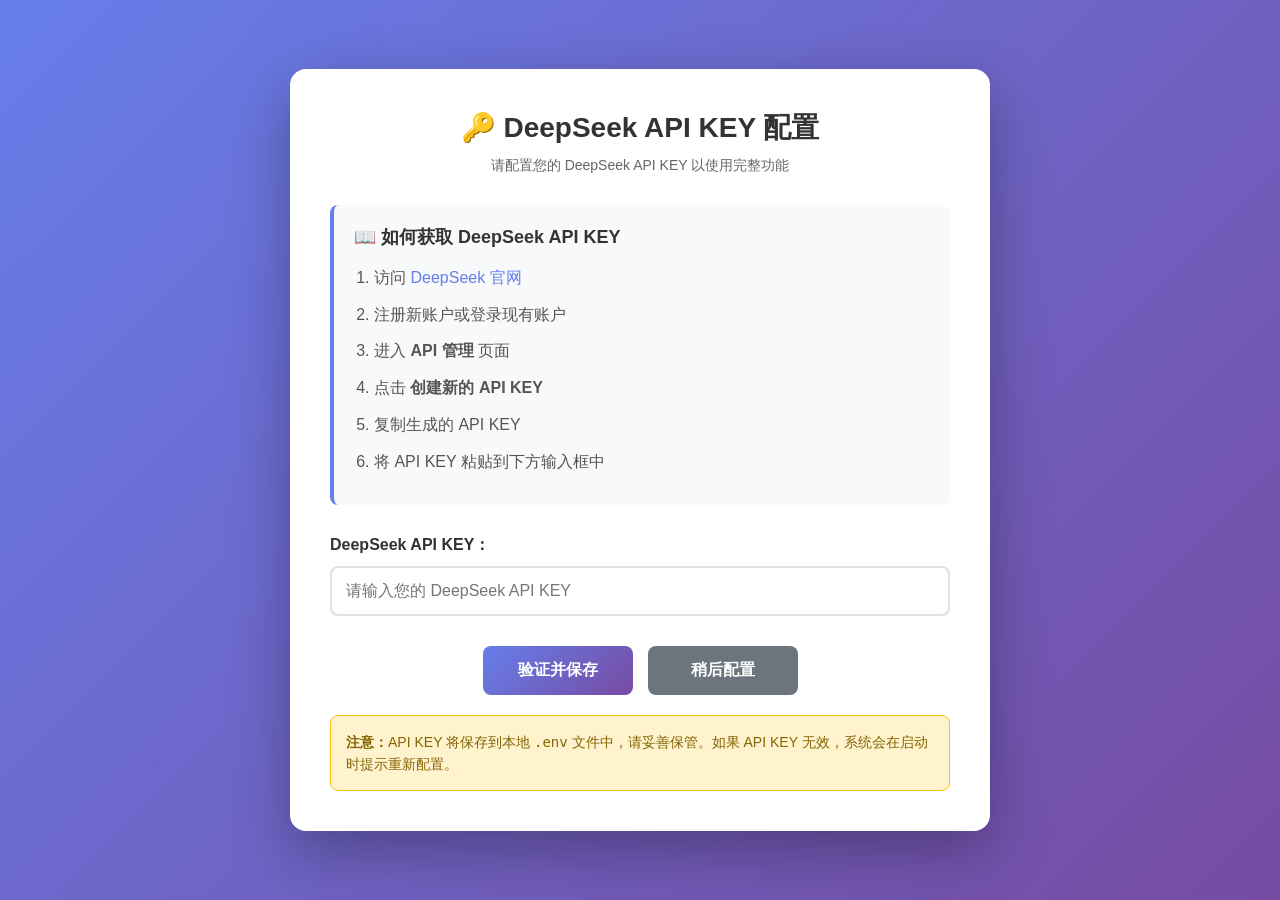
<file: setup_deepseek_key.html>
<!DOCTYPE html>
<html lang="zh-CN">
<head>
    <meta charset="UTF-8">
    <meta name="viewport" content="width=device-width, initial-scale=1.0">
    <title>DeepSeek API KEY 配置</title>
    <style>
        * {
            margin: 0;
            padding: 0;
            box-sizing: border-box;
        }
        
        body {
            font-family: -apple-system, BlinkMacSystemFont, "Segoe UI", Roboto, "Helvetica Neue", Arial, sans-serif;
            background: linear-gradient(135deg, #667eea 0%, #764ba2 100%);
            min-height: 100vh;
            display: flex;
            justify-content: center;
            align-items: center;
            padding: 20px;
        }
        
        .container {
            background: white;
            border-radius: 16px;
            box-shadow: 0 20px 60px rgba(0, 0, 0, 0.3);
            max-width: 700px;
            width: 100%;
            padding: 40px;
        }
        
        h1 {
            color: #333;
            margin-bottom: 10px;
            font-size: 28px;
            text-align: center;
        }
        
        .subtitle {
            color: #666;
            text-align: center;
            margin-bottom: 30px;
            font-size: 14px;
        }
        
        .guide-section {
            background: #f8f9fa;
            border-left: 4px solid #667eea;
            padding: 20px;
            margin-bottom: 30px;
            border-radius: 8px;
        }
        
        .guide-section h2 {
            color: #333;
            font-size: 18px;
            margin-bottom: 15px;
        }
        
        .guide-section ol {
            margin-left: 20px;
            line-height: 1.8;
            color: #555;
        }
        
        .guide-section li {
            margin-bottom: 8px;
        }
        
        .guide-section a {
            color: #667eea;
            text-decoration: none;
        }
        
        .guide-section a:hover {
            text-decoration: underline;
        }
        
        .input-section {
            margin-bottom: 30px;
        }
        
        .input-section label {
            display: block;
            color: #333;
            font-weight: 600;
            margin-bottom: 10px;
            font-size: 16px;
        }
        
        .input-section input {
            width: 100%;
            padding: 14px;
            border: 2px solid #e0e0e0;
            border-radius: 8px;
            font-size: 16px;
            transition: border-color 0.3s;
        }
        
        .input-section input:focus {
            outline: none;
            border-color: #667eea;
        }
        
        .status-message {
            padding: 12px;
            border-radius: 8px;
            margin-bottom: 20px;
            display: none;
            font-size: 14px;
        }
        
        .status-message.success {
            background: #d4edda;
            color: #155724;
            border: 1px solid #c3e6cb;
            display: block;
        }
        
        .status-message.error {
            background: #f8d7da;
            color: #721c24;
            border: 1px solid #f5c6cb;
            display: block;
        }
        
        .status-message.info {
            background: #d1ecf1;
            color: #0c5460;
            border: 1px solid #bee5eb;
            display: block;
        }
        
        .button-group {
            display: flex;
            gap: 15px;
            justify-content: center;
        }
        
        button {
            padding: 14px 32px;
            border: none;
            border-radius: 8px;
            font-size: 16px;
            font-weight: 600;
            cursor: pointer;
            transition: all 0.3s;
            min-width: 150px;
        }
        
        .btn-primary {
            background: linear-gradient(135deg, #667eea 0%, #764ba2 100%);
            color: white;
        }
        
        .btn-primary:hover {
            transform: translateY(-2px);
            box-shadow: 0 5px 15px rgba(102, 126, 234, 0.4);
        }
        
        .btn-primary:disabled {
            background: #ccc;
            cursor: not-allowed;
            transform: none;
        }
        
        .btn-secondary {
            background: #6c757d;
            color: white;
        }
        
        .btn-secondary:hover {
            background: #5a6268;
        }
        
        .note {
            margin-top: 20px;
            padding: 15px;
            background: #fff3cd;
            border: 1px solid #ffc107;
            border-radius: 8px;
            color: #856404;
            font-size: 14px;
            line-height: 1.6;
        }
        
        .env-content {
            margin-top: 20px;
            padding: 15px;
            background: #f8f9fa;
            border: 1px solid #dee2e6;
            border-radius: 8px;
            font-family: 'Courier New', monospace;
            font-size: 13px;
            word-break: break-all;
            display: none;
        }
        
        .env-content.show {
            display: block;
        }
        
        .copy-env-btn {
            margin-top: 10px;
            padding: 10px 20px;
            background: #28a745;
            color: white;
            border: none;
            border-radius: 6px;
            cursor: pointer;
            font-size: 14px;
        }
        
        .copy-env-btn:hover {
            background: #218838;
        }
    </style>
</head>
<body>
    <div class="container">
        <h1>🔑 DeepSeek API KEY 配置</h1>
        <p class="subtitle">请配置您的 DeepSeek API KEY 以使用完整功能</p>
        
        <div class="guide-section">
            <h2>📖 如何获取 DeepSeek API KEY</h2>
            <ol>
                <li>访问 <a href="https://platform.deepseek.com/" target="_blank">DeepSeek 官网</a></li>
                <li>注册新账户或登录现有账户</li>
                <li>进入 <strong>API 管理</strong> 页面</li>
                <li>点击 <strong>创建新的 API KEY</strong></li>
                <li>复制生成的 API KEY</li>
                <li>将 API KEY 粘贴到下方输入框中</li>
            </ol>
        </div>
        
        <div id="statusMessage" class="status-message"></div>
        
        <div class="input-section">
            <label for="apiKey">DeepSeek API KEY：</label>
            <input 
                type="password" 
                id="apiKey" 
                placeholder="请输入您的 DeepSeek API KEY"
                autocomplete="off"
            >
        </div>
        
        <div class="button-group">
            <button class="btn-primary" id="saveBtn" onclick="saveApiKey()">
                验证并保存
            </button>
            <button class="btn-secondary" onclick="skipSetup()">
                稍后配置
            </button>
        </div>
        
        <div id="envContent" class="env-content">
            <strong>点击下方按钮自动更新项目根目录的 .env 文件：</strong>
            <pre id="envText" style="display: none;"></pre>
            <button class="copy-env-btn" onclick="updateEnvFile()" style="background: #007bff; width: 100%;">更新 .env 文件</button>
        </div>
        
        <div class="note">
            <strong>注意：</strong>API KEY 将保存到本地 <code>.env</code> 文件中，请妥善保管。如果 API KEY 无效，系统会在启动时提示重新配置。
        </div>
    </div>
    
    <script>
        const apiKeyInput = document.getElementById('apiKey');
        const saveBtn = document.getElementById('saveBtn');
        const statusMessage = document.getElementById('statusMessage');
        const envContent = document.getElementById('envContent');
        const envText = document.getElementById('envText');
        
        // 回车键保存
        apiKeyInput.addEventListener('keypress', function(e) {
            if (e.key === 'Enter') {
                saveApiKey();
            }
        });
        
        function showMessage(message, type) {
            statusMessage.textContent = message;
            statusMessage.className = 'status-message ' + type;
        }
        
        async function saveApiKey() {
            let apiKey = apiKeyInput.value.trim();
            
            if (!apiKey) {
                showMessage('请输入 API KEY！', 'error');
                apiKeyInput.focus();
                return;
            }
            
            // 去除首尾的单引号和双引号
            if (apiKey.startsWith("'") && apiKey.endsWith("'")) {
                apiKey = apiKey.slice(1, -1);
            } else if (apiKey.startsWith('"') && apiKey.endsWith('"')) {
                apiKey = apiKey.slice(1, -1);
            }
            apiKey = apiKey.trim();
            
            if (!apiKey) {
                showMessage('API KEY不能为空！', 'error');
                apiKeyInput.focus();
                return;
            }
            
            // 禁用按钮
            saveBtn.disabled = true;
            saveBtn.textContent = '正在验证...';
            showMessage('正在验证 API KEY，请稍候...', 'info');
            
            try {
                // 直接调用DeepSeek API验证
                // 确保API KEY只包含ASCII字符
                const cleanApiKey = apiKey.replace(/[^\x00-\x7F]/g, '');
                
                const response = await fetch('https://api.deepseek.com/v1/chat/completions', {
                    method: 'POST',
                    headers: {
                        'Content-Type': 'application/json',
                        'Authorization': 'Bearer ' + cleanApiKey
                    },
                    body: JSON.stringify({
                        model: 'deepseek-chat',
                        messages: [{ role: 'user', content: 'test' }],
                        max_tokens: 5
                    })
                });
                
                if (!response.ok) {
                    const errorData = await response.json().catch(() => ({}));
                    let errorMsg = 'API KEY验证失败';
                    
                    if (response.status === 401) {
                        errorMsg = 'API KEY无效或已过期';
                    } else if (response.status === 429) {
                        errorMsg = 'API KEY有效，但已达到速率限制';
                    } else {
                        errorMsg = errorData.error?.message || `验证失败 (${response.status})`;
                    }
                    
                    throw new Error(errorMsg);
                }
                
                const data = await response.json();
                if (data && data.choices) {
                    // 验证成功，生成.env文件内容
                    showMessage('✓ API KEY 验证成功！', 'success');
                    saveBtn.textContent = '验证成功';
                    
                    // 显示.env文件修改区域
                    envContent.classList.add('show');
                    
                    // 滚动到env内容区域
                    envContent.scrollIntoView({ behavior: 'smooth', block: 'nearest' });
                    
                    // 提示可以自动修改 .env 文件
                    setTimeout(() => {
                        if (confirm('是否现在自动更新项目根目录的 .env 文件？\n\n点击"确定"开始更新，或点击"取消"稍后手动更新。')) {
                            updateEnvFile();
                        }
                    }, 500);
                } else {
                    throw new Error('API响应异常');
                }
            } catch (error) {
                console.error('验证失败:', error);
                let errorMsg = '验证失败';
                
                if (error.message) {
                    errorMsg = error.message;
                } else if (error.name === 'TypeError' && error.message && error.message.includes('fetch')) {
                    errorMsg = '网络连接失败，请检查网络连接';
                } else {
                    errorMsg = error.toString() || '未知错误';
                }
                
                showMessage('✗ ' + errorMsg, 'error');
                saveBtn.disabled = false;
                saveBtn.textContent = '验证并保存';
                apiKeyInput.focus();
            }
        }
        
        async function updateEnvFile() {
            const apiKey = apiKeyInput.value.trim();
            
            // 去除首尾的单引号和双引号
            let cleanApiKey = apiKey;
            if (cleanApiKey.startsWith("'") && cleanApiKey.endsWith("'")) {
                cleanApiKey = cleanApiKey.slice(1, -1);
            } else if (cleanApiKey.startsWith('"') && cleanApiKey.endsWith('"')) {
                cleanApiKey = cleanApiKey.slice(1, -1);
            }
            cleanApiKey = cleanApiKey.trim();
            
            if (!cleanApiKey) {
                showMessage('请先输入并验证 API KEY！', 'error');
                return;
            }
            
            // 显示更新中状态
            const updateBtn = document.querySelector('.copy-env-btn');
            if (updateBtn) {
                updateBtn.disabled = true;
                updateBtn.textContent = '正在更新...';
            }
            showMessage('正在更新 .env 文件...', 'info');
            
            try {
                // 调用本地服务器更新 .env 文件
                const response = await fetch('http://localhost:5002/api/update-env', {
                    method: 'POST',
                    headers: {
                        'Content-Type': 'application/json',
                    },
                    body: JSON.stringify({ api_key: cleanApiKey })
                });
                
                const data = await response.json();
                
                if (data.success) {
                    showMessage('✓ .env 文件已成功更新！', 'success');
                    if (updateBtn) {
                        updateBtn.disabled = false;
                        updateBtn.textContent = '更新成功';
                    }
                    
                    // 3秒后提示可以关闭窗口
                    setTimeout(() => {
                        if (confirm('配置完成！是否关闭此窗口？')) {
                            window.close();
                        }
                    }, 2000);
                } else {
                    throw new Error(data.error || '更新失败');
                }
                
            } catch (error) {
                console.error('更新文件失败:', error);
                let errorMsg = '更新文件失败';
                
                if (error.message) {
                    errorMsg += ': ' + error.message;
                } else if (error.name === 'TypeError' && error.message && error.message.includes('fetch')) {
                    errorMsg = '无法连接到更新服务器，请确保 update_env_server.py 正在运行';
                } else {
                    errorMsg += ': ' + (error.toString() || '未知错误');
                }
                
                showMessage('✗ ' + errorMsg, 'error');
                if (updateBtn) {
                    updateBtn.disabled = false;
                    updateBtn.textContent = '更新 .env 文件';
                }
            }
        }
        
        function skipSetup() {
            if (confirm('确定要跳过配置吗？DeepSeek 模型将不可用。')) {
                window.close();
            }
        }
    </script>
</body>
</html>
</file>
